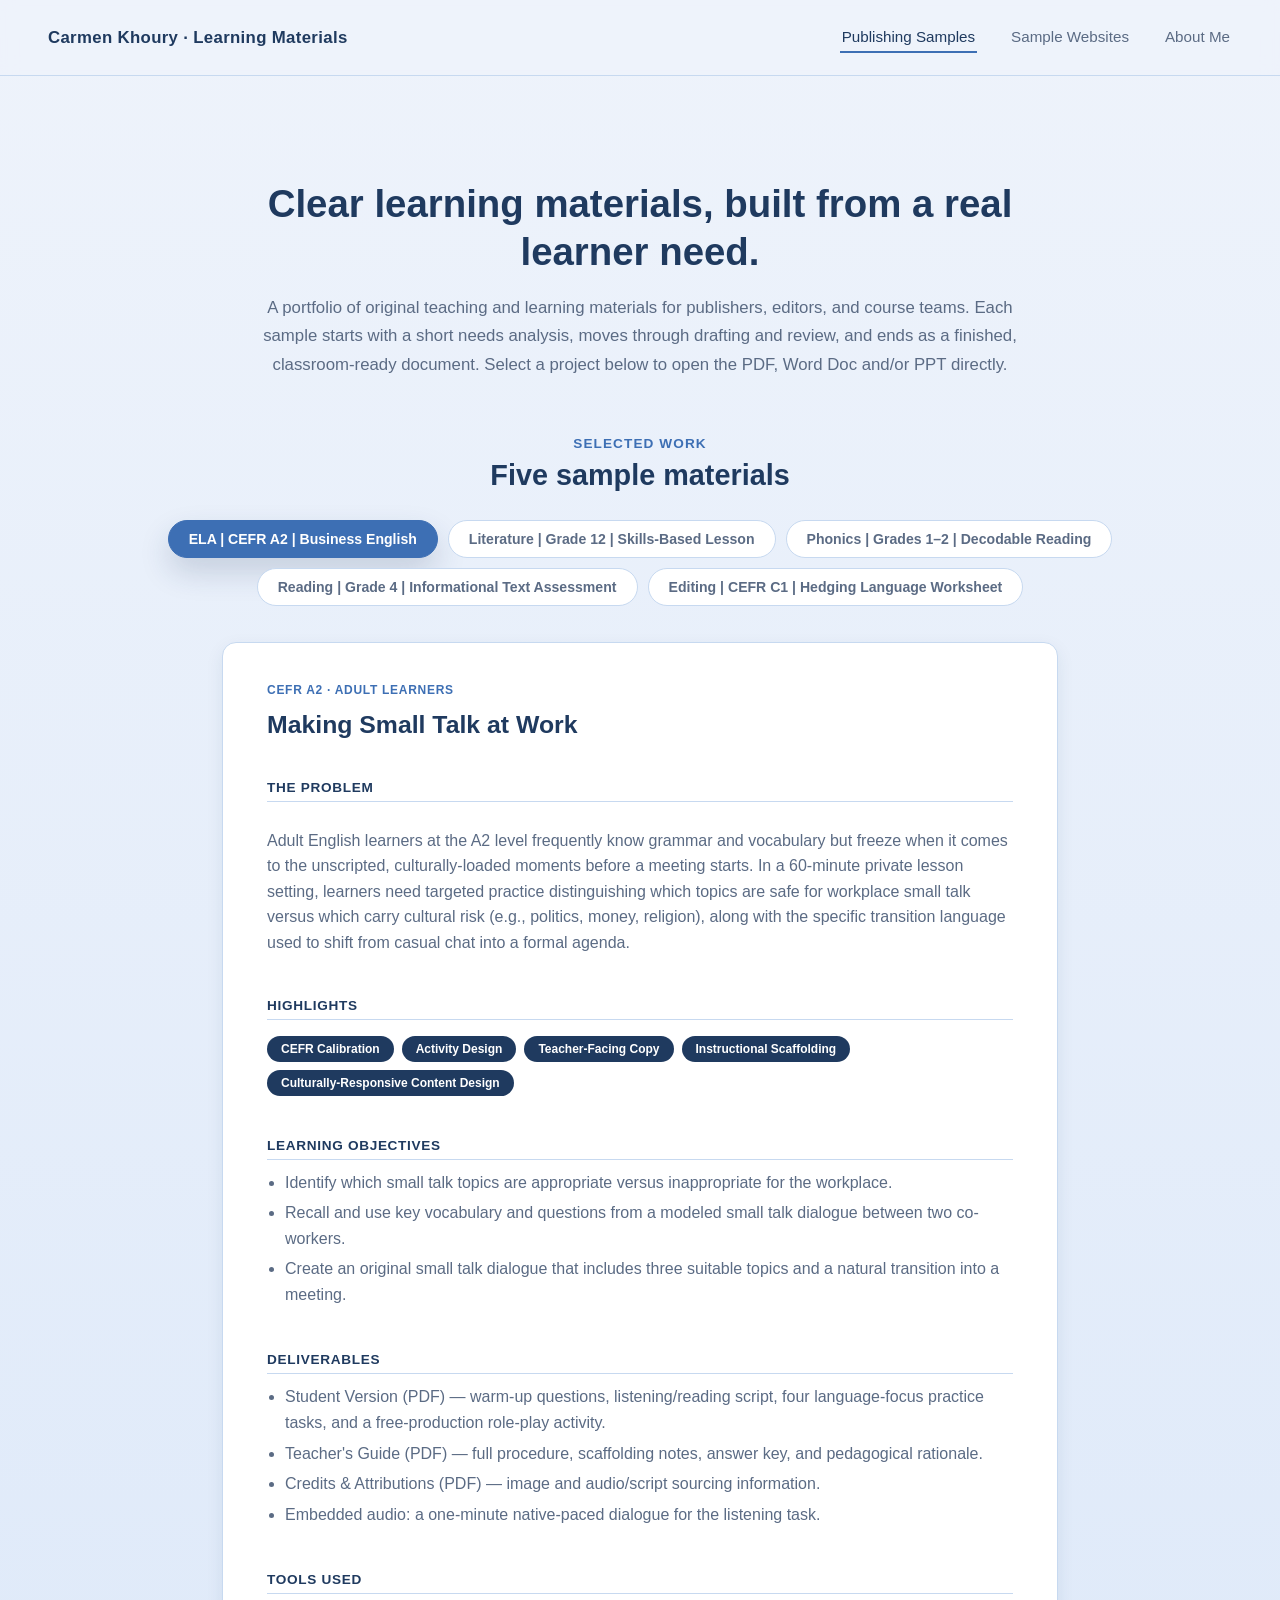
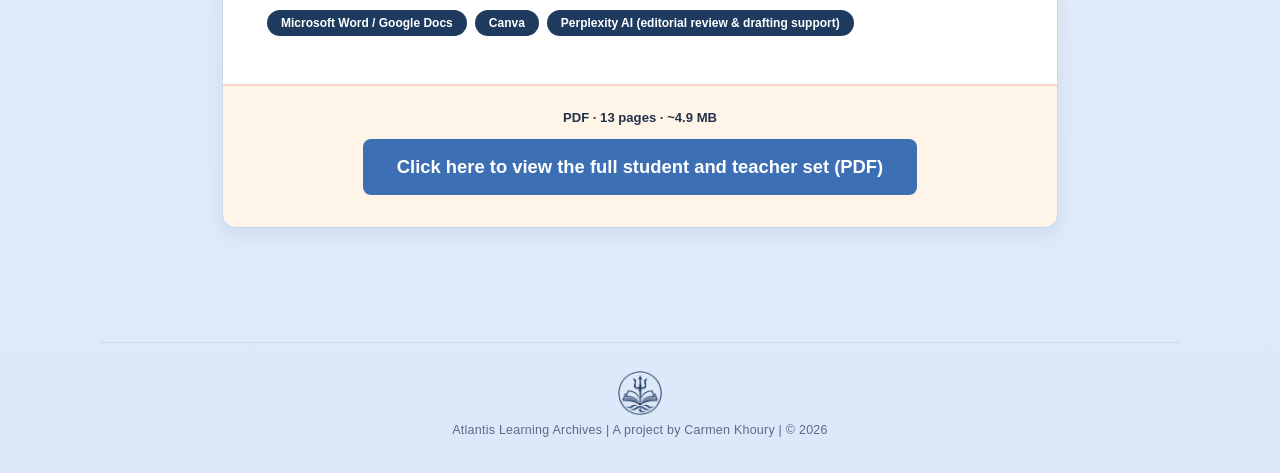
<file: index.html>
<!DOCTYPE html>
<html lang="en">
<head>
<meta charset="UTF-8" />
<meta name="viewport" content="width=device-width, initial-scale=1.0" />
<title>Publishing Samples | Carmen Khoury</title>
<link rel="stylesheet" href="styles.css?v=3" />
<style>
  .project-panel .summary,
  .project-panel .objectives-list li,
  .project-panel .materials-list li {
    font-size: 1rem;
    line-height: 1.6;
  }

  /* Full-width light-orange download band at the bottom of each panel */
  .download-band {
    margin: 28px -44px -36px;
    padding: 24px 44px 32px;
    background: #fff4e8;
    border-top: 2px solid #f6d9c4;
    border-radius: 0 0 var(--radius) var(--radius);
    text-align: center;
  }
  .download-band .file-specs {
    text-align: center;
    margin: 0 0 14px;
  }
  .download-band .pdf-button {
    display: inline-block;
    align-self: center;
    margin: 0 auto;
    padding: 16px 34px;
    font-size: 1.15rem;
    font-weight: 700;
    line-height: 1.3;
  }

  /* Two-button layout (products 3, 4 and 5) */
  .file-actions {
    display: grid;
    grid-template-columns: repeat(auto-fit, minmax(260px, 1fr));
    gap: 28px 32px;
  }
  .file-item {
    display: flex;
    flex-direction: column;
    align-items: stretch;
    gap: 14px;
  }
  .file-item .file-specs {
    margin: 0;
  }
  .file-item .pdf-button {
    margin: 0;
    align-self: stretch;
  }

  @media (max-width: 900px) {
    .download-band {
      margin: 24px -22px -26px;
      padding: 20px 22px 26px;
    }
  }
</style>
</head>
<body id="top">

<header class="site-header">
  <div class="brand">Carmen Khoury &middot; Learning Materials</div>
  <nav class="site-nav">
    <a href="index.html" class="active">Publishing Samples</a>
    <a href="sample-websites.html">Sample Websites</a>
    <a href="about.html">About Me</a>
  </nav>
</header>

<section class="hero">
  <h1>Clear learning materials, built from a real learner need.</h1>
  <p>
    A portfolio of original teaching and learning materials for publishers, editors, and course teams. Each
    sample starts with a short needs analysis, moves through drafting and review, and ends as a finished,
    classroom-ready document. Select a project below to open the PDF, Word Doc and/or PPT directly.
  </p>
</section>

<div class="section-heading">
  <span class="eyebrow">Selected Work</span>
  <h2>Five sample materials</h2>
</div>

<div class="project-tabs" role="tablist" aria-label="Portfolio projects">
  <button class="tab-button active" role="tab" aria-selected="true" aria-controls="panel-1" id="tab-1" data-target="panel-1">
    ELA | CEFR A2 | Business English
  </button>
  <button class="tab-button" role="tab" aria-selected="false" aria-controls="panel-2" id="tab-2" data-target="panel-2">
    Literature | Grade 12 | Skills-Based Lesson
  </button>
  <button class="tab-button" role="tab" aria-selected="false" aria-controls="panel-3" id="tab-3" data-target="panel-3">
    Phonics | Grades 1&ndash;2 | Decodable Reading
  </button>
  <button class="tab-button" role="tab" aria-selected="false" aria-controls="panel-4" id="tab-4" data-target="panel-4">
    Reading | Grade 4 | Informational Text Assessment
  </button>
  <button class="tab-button" role="tab" aria-selected="false" aria-controls="panel-5" id="tab-5" data-target="panel-5">
    Editing | CEFR C1 | Hedging Language Worksheet
  </button>
</div>

<div class="panel-stage">

  <div class="project-panel active" id="panel-1" role="tabpanel" aria-labelledby="tab-1">
    <span class="tag">CEFR A2 &middot; Adult Learners</span>
    <h3>Making Small Talk at Work</h3>

    <h4 class="subheading">The Problem</h4>
    <p class="summary">
      Adult English learners at the A2 level frequently know grammar and vocabulary but freeze
      when it comes to the unscripted, culturally-loaded moments before a meeting starts. In a
      60-minute private lesson setting, learners need targeted practice distinguishing which
      topics are safe for workplace small talk versus which carry cultural risk (e.g., politics,
      money, religion), along with the specific transition language used to shift from casual
      chat into a formal agenda.
    </p>

    <h4 class="subheading">Highlights</h4>
    <div class="skills-showcased">
      <span class="skill-tag">CEFR Calibration</span>
      <span class="skill-tag">Activity Design</span>
      <span class="skill-tag">Teacher-Facing Copy</span>
      <span class="skill-tag">Instructional Scaffolding</span>
      <span class="skill-tag">Culturally-Responsive Content Design</span>
    </div>

    <h4 class="subheading">Learning Objectives</h4>
    <ul class="objectives-list">
      <li>Identify which small talk topics are appropriate versus inappropriate for the workplace.</li>
      <li>Recall and use key vocabulary and questions from a modeled small talk dialogue between two co-workers.</li>
      <li>Create an original small talk dialogue that includes three suitable topics and a natural transition into a meeting.</li>
    </ul>

    <h4 class="subheading">Deliverables</h4>
    <ul class="materials-list">
      <li>Student Version (PDF) &mdash; warm-up questions, listening/reading script, four language-focus practice tasks, and a free-production role-play activity.</li>
      <li>Teacher's Guide (PDF) &mdash; full procedure, scaffolding notes, answer key, and pedagogical rationale.</li>
      <li>Credits &amp; Attributions (PDF) &mdash; image and audio/script sourcing information.</li>
      <li>Embedded audio: a one-minute native-paced dialogue for the listening task.</li>
    </ul>

    <h4 class="subheading">Tools Used</h4>
    <div class="skills-showcased">
      <span class="skill-tag">Microsoft Word / Google Docs</span>
      <span class="skill-tag">Canva</span>
      <span class="skill-tag">Perplexity AI (editorial review &amp; drafting support)</span>
    </div>

    <div class="download-band">
      <p class="file-specs">PDF &middot; 13 pages &middot; ~4.9 MB</p>
      <a class="pdf-button" href="sample-product-1.pdf" target="_blank" rel="noopener">Click here to view the full student and teacher set (PDF)</a>
    </div>
  </div>

  <div class="project-panel" id="panel-2" role="tabpanel" aria-labelledby="tab-2" hidden>
    <span class="tag">Grade 12 &middot; High School Literature</span>
    <h3>The Gift of the Magi</h3>

    <h4 class="subheading">The Problem</h4>
    <p class="summary">
      High school seniors often read literary classics passively, extracting plot without engaging
      in the language work, self-reflection, or spoken exchange that turns a story into a lasting
      lesson. In a 120-minute paired lesson, learners need structured support to decode O. Henry's
      dense, ironic vocabulary in context, process the story's twist ending critically, and connect
      it to their own lived experience through speaking and writing, not just comprehension
      questions.
    </p>

    <h4 class="subheading">Highlights</h4>
    <div class="skills-showcased">
      <span class="skill-tag">Integrated Skills Design</span>
      <span class="skill-tag">Paired Reading Structure</span>
      <span class="skill-tag">Vocabulary-in-Context</span>
      <span class="skill-tag">Literary Reflection</span>
      <span class="skill-tag">Compare/Contrast Language Focus</span>
    </div>

    <h4 class="subheading">Learning Objectives</h4>
    <ul class="objectives-list">
      <li>Use context clues to figure out the meaning of tricky words and phrases from the story.</li>
      <li>Explain how the surprise ending of "The Gift of the Magi" made them feel.</li>
      <li>Evaluate whether the characters in the story handled the situation well at the end.</li>
      <li>Compose a brief reflection about a meaningful gift-exchange experience from their own life.</li>
      <li>Compare and contrast their gift-giving experience with a partner's and with the story, using words like "similarly," "in contrast," and "unlike."</li>
    </ul>

    <h4 class="subheading">Deliverables</h4>
    <ul class="materials-list">
      <li>Student Version (PDF) &mdash; vocabulary warm-up, compare/contrast language study, paired reading activity, and a three-part reflection and sharing sequence.</li>
      <li>Teacher's Guide (PDF) &mdash; full procedure, timing breakdown, scaffolding notes, answer key, and pedagogical rationale.</li>
      <li>Paired Reading Chunks (PDF) &mdash; the story divided into alternating turns for two readers, keeping pacing and participation balanced.</li>
      <li>Credits &amp; Attributions (PDF) &mdash; public domain sourcing information for the story text.</li>
    </ul>

    <h4 class="subheading">Tools Used</h4>
    <div class="skills-showcased">
      <span class="skill-tag">Microsoft Word / Google Docs</span>
      <span class="skill-tag">Canva</span>
      <span class="skill-tag">Perplexity AI (editorial review &amp; drafting support)</span>
    </div>

    <div class="download-band">
      <p class="file-specs">PDF &middot; 18 pages &middot; ~5.1 MB</p>
      <a class="pdf-button" href="sample-product-2.pdf" target="_blank" rel="noopener">Click here to view the full student and teacher set (PDF)</a>
    </div>
  </div>

  <div class="project-panel" id="panel-3" role="tabpanel" aria-labelledby="tab-3" hidden>
    <span class="tag">Grades 1&ndash;2 &middot; Phonics</span>
    <h3>What Luke Can Do&ndash;What Luke Did Yesterday</h3>

    <h4 class="subheading">The Problem</h4>
    <p class="summary">
      First- and second-grade learners often read "-ed" words as if they had one sound, but the ending is
      spoken three ways: /t/, /d/ and /əd/. This teacher-led, 45-minute phonics lesson connects each base verb
      to its past-tense form through a short decodable story about Luke the friendly dino (inspired by my 4 year old nephew).
      Students read, sort, hear and spell the endings in context.
    </p>

    <h4 class="subheading">Highlights</h4>
    <div class="skills-showcased">
      <span class="skill-tag">Decodable reader</span>
      <span class="skill-tag">45-minute lesson</span>
      <span class="skill-tag">Grades 1&ndash;2</span>
      <span class="skill-tag">UFLI-inspired routines</span>
      <span class="skill-tag">Differentiation and extension</span>
      <span class="skill-tag">Built-in assessment</span>
    </div>

    <h4 class="subheading">Learning Objectives</h4>
    <ul class="objectives-list">
      <li>Read a base word and its "-ed" form.</li>
      <li>Listen to the last sound in the base word.</li>
      <li>Say whether "-ed" sounds like /t/, /d/ or /əd/ by listening to the last sound in the base word.</li>
      <li>Spell a sentence that includes an "-ed" word.</li>
    </ul>

    <h4 class="subheading">Deliverables</h4>
    <ul class="materials-list">
      <li>At-A-Glance (1 pg, PDF)</li>
      <li>Teacher's guide (8 pgs, PDF)</li>
      <li>Student decodable: "What Luke Can Do&ndash;What Luke Did Yesterday" (10 pgs, PDF)</li>
      <li>Teacher decodable: "What Luke Can Do&ndash;What Luke Did Yesterday" (10 slides, PPT)</li>
      <li>Credits and attributions (1 pg, PDF)</li>
    </ul>

    <h4 class="subheading">Tools Used</h4>
    <div class="skills-showcased">
      <span class="skill-tag">Perplexity AI (image generation and editorial feedback)</span>
      <span class="skill-tag">UFLI Foundations (inspiration and guidance)</span>
      <span class="skill-tag">Microsoft Word and PDF export</span>
      <span class="skill-tag">PowerPoint</span>
      <span class="skill-tag">Canva</span>
    </div>

    <div class="download-band">
      <div class="file-actions">
        <div class="file-item">
          <p class="file-specs">PDF &middot; 20 pages &middot; ~2.0 MB</p>
          <a class="pdf-button" href="sample-product-3.pdf" target="_blank" rel="noopener">Click here to view the teacher's guide and student decodable (PDF)</a>
        </div>
        <div class="file-item">
          <p class="file-specs">PPT &middot; 10 slides &middot; ~17.0 MB</p>
          <a class="pdf-button" href="sample-product-3.pptx" download>Click here to download the teacher decodable slides (PPT)</a>
        </div>
      </div>
    </div>
  </div>

  <div class="project-panel" id="panel-4" role="tabpanel" aria-labelledby="tab-4" hidden>
    <span class="tag">Grade 4 &middot; Informational Reading</span>
    <h3>Grade 4 Informational Reading Assessment: Learning to Prepare Food</h3>

    <h4 class="subheading">The Problem</h4>
    <p class="summary">
      Fourth-grade readers often struggle to separate a text's main idea from interesting but minor details, and to
      explain how key details support it. This 20&ndash;25-minute assessment uses an original informational passage
      with paragraph and line labels. It asks eight selected-response questions aligned to RI.4.2: main idea,
      supporting details, and summarizing.
    </p>

    <h4 class="subheading">Highlights</h4>
    <div class="skills-showcased">
      <span class="skill-tag">RI.4.2 alignment</span>
      <span class="skill-tag">Original informational passage</span>
      <span class="skill-tag">Item writing</span>
      <span class="skill-tag">Distractor rationales</span>
      <span class="skill-tag">Answer key and scoring notes</span>
    </div>

    <h4 class="subheading">Learning Objectives</h4>
    <ul class="objectives-list">
      <li>Determine the main idea of an informational text.</li>
      <li>Identify key details that support the main idea.</li>
      <li>Select relevant details for a summary.</li>
    </ul>

    <h4 class="subheading">Deliverables</h4>
    <ul class="materials-list">
      <li>Student Assessment (3 pgs, PDF) &mdash; directions, labeled reading passage, and eight selected-response questions.</li>
      <li>Teacher Version (6 pgs, PDF) &mdash; at-a-glance page, assessment design notes, item analysis with distractor rationales, answer key, scoring guidance, and credits.</li>
    </ul>

    <h4 class="subheading">Tools Used</h4>
    <div class="skills-showcased">
      <span class="skill-tag">Perplexity AI (passage drafting and editorial feedback)</span>
      <span class="skill-tag">Microsoft Word and PDF export</span>
      <span class="skill-tag">Canva</span>
    </div>

    <div class="download-band">
      <div class="file-actions">
        <div class="file-item">
          <p class="file-specs">PDF &middot; 3 pages &middot; ~0.2 MB</p>
          <a class="pdf-button" href="sample-product-4-student-assessment.pdf" target="_blank" rel="noopener">Click here to view the student assessment (PDF)</a>
        </div>
        <div class="file-item">
          <p class="file-specs">PDF &middot; 6 pages &middot; ~0.3 MB</p>
          <a class="pdf-button" href="sample-product-4-teacher-version.pdf" target="_blank" rel="noopener">Click here to view the teacher version with answer key (PDF)</a>
        </div>
      </div>
    </div>
  </div>

  <div class="project-panel" id="panel-5" role="tabpanel" aria-labelledby="tab-5" hidden>
    <span class="tag">CEFR C1 &middot; Adult Learners &middot; Editing Sample</span>
    <h3>Sounding Cautious in Academic and Professional Discussions: A Before-and-After Edit</h3>

    <h4 class="subheading">The Problem</h4>
    <p class="summary">
      Advanced English learners at the C1 level often sound blunt or overconfident in workplace and academic writing
      because they have not learned to soften claims with hedging language (e.g., <em>may</em>, <em>seem</em>,
      <em>arguably</em>). This 45-minute worksheet arrived with an objective that could not be observed, tasks in an order
      that did not build knowledge, two errors in the language box, unclear instructions, and a reading extract with no
      hedging in it. The edit rebuilds the lesson into a clear sequence and shows every change, with comments explaining
      the reasoning.
    </p>

    <h4 class="subheading">Highlights</h4>
    <div class="skills-showcased">
      <span class="skill-tag">Developmental Editing</span>
      <span class="skill-tag">Copyediting</span>
      <span class="skill-tag">Tracked Changes and Comments</span>
      <span class="skill-tag">Lesson Sequencing</span>
      <span class="skill-tag">Content Accuracy Review</span>
      <span class="skill-tag">Answer Key Revision</span>
    </div>

    <h4 class="subheading">Learning Objectives</h4>
    <ul class="objectives-list">
      <li>Identify hedging-related vocabulary to complete sentences.</li>
      <li>Illustrate the use of hedging language in an extract of a report.</li>
      <li>Compose a 250-word report that uses hedging vocabulary to describe a personal work or school experience.</li>
    </ul>

    <h4 class="subheading">Deliverables</h4>
    <ul class="materials-list">
      <li>Original Version (1 pg) &mdash; the flawed worksheet as first drafted.</li>
      <li>Edited Version with Comments (4 pgs) &mdash; tracked changes and margin comments explaining the key decisions.</li>
      <li>Revised Final Version (3 pgs) &mdash; the student-ready worksheet with a corrected answer key.</li>
      <li>Available as one complete package in two formats: a PDF to view and a Word document to download.</li>
    </ul>

    <h4 class="subheading">Tools Used</h4>
    <div class="skills-showcased">
      <span class="skill-tag">Microsoft Word (Track Changes and Comments)</span>
      <span class="skill-tag">Perplexity AI (draft generation and editorial feedback)</span>
      <span class="skill-tag">PDF export</span>
    </div>

    <div class="download-band">
      <div class="file-actions">
        <div class="file-item">
          <p class="file-specs">PDF &middot; 14 pages &middot; ~0.4 MB</p>
          <a class="pdf-button" href="sample-product-5.pdf" target="_blank" rel="noopener">Click here to view the complete editing package (PDF)</a>
        </div>
        <div class="file-item">
          <p class="file-specs">Word &middot; 14 pages &middot; ~0.1 MB</p>
          <a class="pdf-button" href="sample-product-5.docx" download>Click here to download the complete editing package (Word)</a>
        </div>
      </div>
    </div>
  </div>

</div>

<footer class="site-footer">
  <p class="atlantis-credit"><img src="assets/img/atlantis-insignia.png?v=2" alt="Atlantis Learning Archives insignia"><span>Atlantis Learning Archives | A project by Carmen Khoury | © 2026</span></p>
</footer>

<script>
  document.addEventListener('DOMContentLoaded', function () {
    var tabs = document.querySelectorAll('.tab-button');
    var panels = document.querySelectorAll('.project-panel');

    tabs.forEach(function (tab) {
      tab.addEventListener('click', function () {
        var targetId = tab.getAttribute('data-target');

        tabs.forEach(function (t) {
          t.classList.remove('active');
          t.setAttribute('aria-selected', 'false');
        });
        panels.forEach(function (p) {
          p.classList.remove('active');
          p.setAttribute('hidden', '');
        });

        tab.classList.add('active');
        tab.setAttribute('aria-selected', 'true');

        var targetPanel = document.getElementById(targetId);
        if (targetPanel) {
          targetPanel.classList.add('active');
          targetPanel.removeAttribute('hidden');
        }
      });
    });
  });
</script>

</body>
</html>
</file>
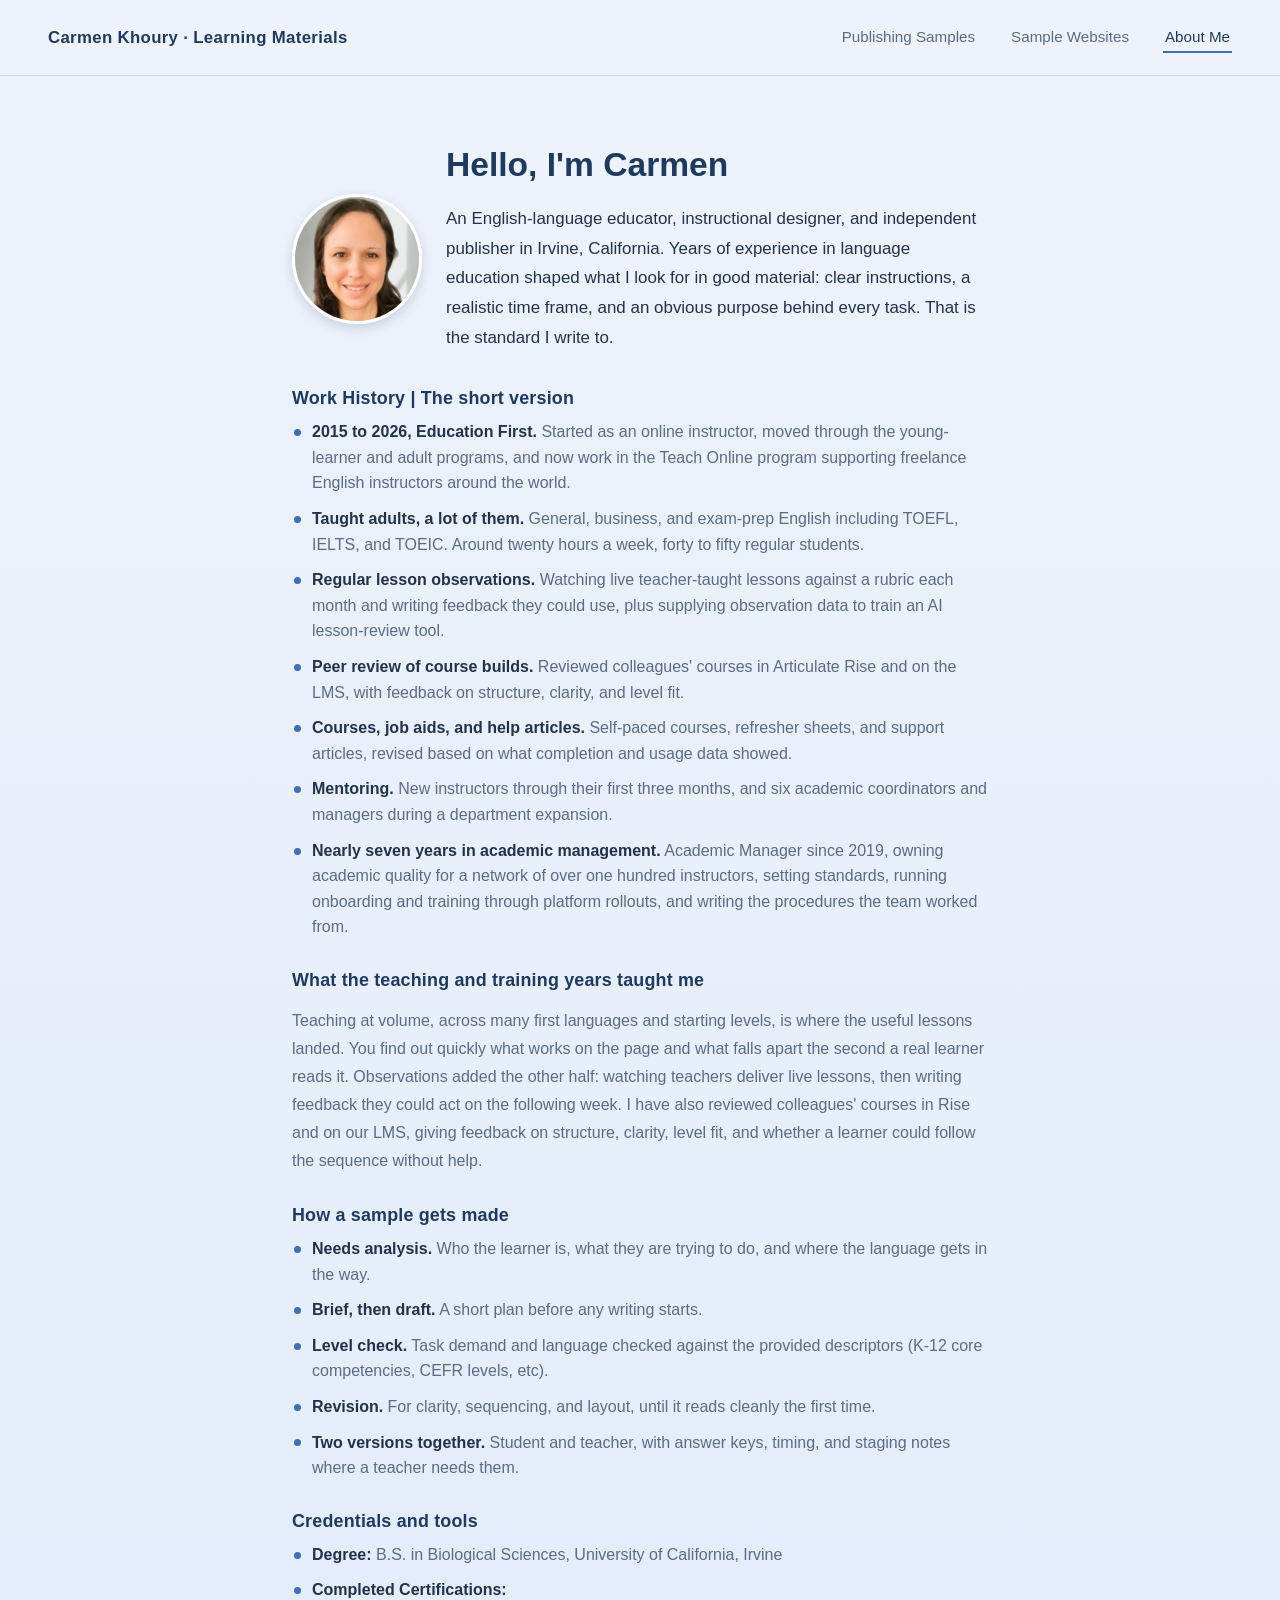
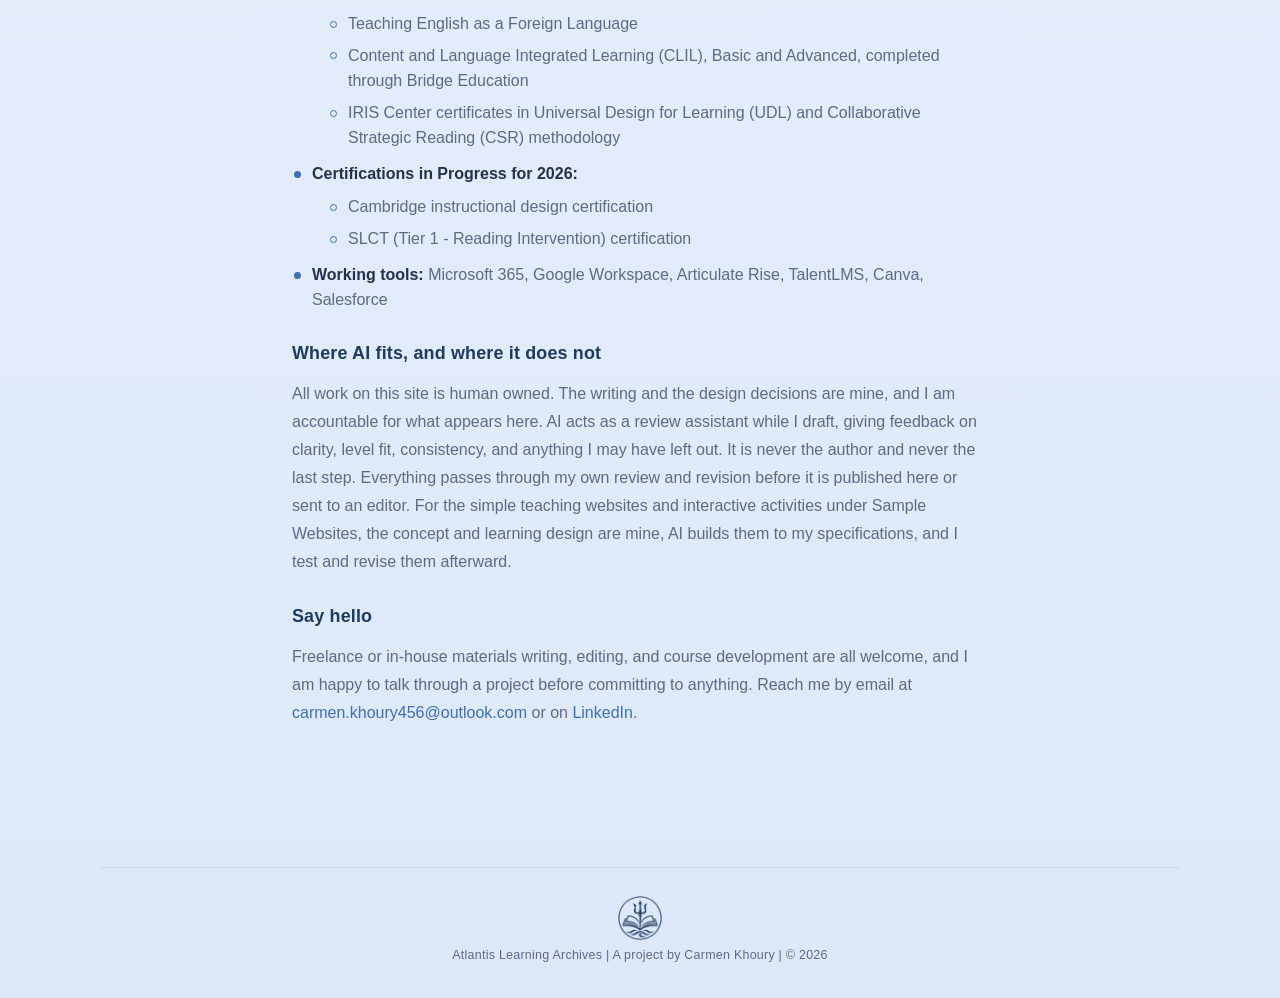
<file: about.html>
<!DOCTYPE html>
<html lang="en">
<head>
<meta charset="UTF-8" />
<meta name="viewport" content="width=device-width, initial-scale=1.0" />
<title>About Me | Carmen Khoury</title>
<link rel="stylesheet" href="styles.css?v=3" />
<style>
  .about-intro { display: flex; align-items: flex-start; gap: 24px; margin-bottom: 6px; }
  .about-intro h1 { margin-top: 0; }
  .about-photo { width: 130px; height: 130px; object-fit: cover; border-radius: 50%; flex-shrink: 0; margin-top: 48px; border: 3px solid #ffffff; box-shadow: 0 4px 12px rgba(31, 58, 95, 0.18); }
  @media (max-width: 600px) {
    .about-intro { flex-direction: column; align-items: center; text-align: center; gap: 16px; }
    .about-photo { width: 110px; height: 110px; margin-top: 0; }
  }
  .page-content ul.facts ul.sub-list { list-style: none; padding-left: 0; margin: 8px 0 4px 16px; }
  .page-content ul.facts ul.sub-list li { margin-bottom: 6px; }
  .page-content ul.facts ul.sub-list li::before { background: transparent; border: 1.5px solid var(--accent); box-sizing: border-box; }
</style>
</head>
<body>

<header class="site-header">
  <div class="brand">Carmen Khoury &middot; Learning Materials</div>
  <nav class="site-nav">
    <a href="index.html">Publishing Samples</a>
    <a href="sample-websites.html">Sample Websites</a>
    <a href="about.html" class="active">About Me</a>
  </nav>
</header>

<div class="page-content">
  <div class="about-intro">
    <img class="about-photo" src="assets/img/carmen-headshot.jpg" alt="Carmen Khoury smiling, wearing a red top" width="130" height="130">
    <div>
      <h1>Hello, I'm Carmen</h1>
      <p class="lede">
        An English-language educator, instructional designer, and independent publisher in Irvine, California. Years of experience in
        language education shaped what I look for in good material: clear instructions, a realistic time frame, and an
        obvious purpose behind every task. That is the standard I write to.
      </p>
    </div>
  </div>

  <h2>Work History | The short version</h2>
  <ul class="facts">
    <li><strong>2015 to 2026, Education First.</strong> Started as an online instructor, moved through the
      young-learner and adult programs, and now work in the Teach Online program supporting freelance English
      instructors around the world.</li>
    <li><strong>Taught adults, a lot of them.</strong> General, business, and exam-prep English including TOEFL,
      IELTS, and TOEIC. Around twenty hours a week, forty to fifty regular students.</li>
    <li><strong>Regular lesson observations.</strong> Watching live teacher-taught lessons against a rubric each
      month and writing feedback they could use, plus supplying observation data to train an AI lesson-review
      tool.</li>
    <li><strong>Peer review of course builds.</strong> Reviewed colleagues' courses in Articulate Rise and on the
      LMS, with feedback on structure, clarity, and level fit.</li>
    <li><strong>Courses, job aids, and help articles.</strong> Self-paced courses, refresher sheets, and support
      articles, revised based on what completion and usage data showed.</li>
    <li><strong>Mentoring.</strong> New instructors through their first three months, and six academic
      coordinators and managers during a department expansion.</li>
    <li><strong>Nearly seven years in academic management.</strong> Academic Manager since 2019, owning academic
      quality for a network of over one hundred instructors, setting standards, running onboarding and training
      through platform rollouts, and writing the procedures the team worked from.</li>
  </ul>

  <h2>What the teaching and training years taught me</h2>
  <p>
    Teaching at volume, across many first languages and starting levels, is where the useful lessons landed. You
    find out quickly what works on the page and what falls apart the second a real learner reads it. Observations
    added the other half: watching teachers deliver live lessons, then writing feedback they could act on the
    following week. I have also reviewed colleagues' courses in Rise and on our LMS, giving feedback on structure,
    clarity, level fit, and whether a learner could follow the sequence without help.
  </p>

  <h2>How a sample gets made</h2>
  <ul class="facts">
    <li><strong>Needs analysis.</strong> Who the learner is, what they are trying to do, and where the language
      gets in the way.</li>
    <li><strong>Brief, then draft.</strong> A short plan before any writing starts.</li>
    <li><strong>Level check.</strong> Task demand and language checked against the provided descriptors (K-12 core competencies, CEFR levels, etc).</li>
    <li><strong>Revision.</strong> For clarity, sequencing, and layout, until it reads cleanly the first time.</li>
    <li><strong>Two versions together.</strong> Student and teacher, with answer keys, timing, and staging notes
      where a teacher needs them.</li>
  </ul>

  <h2>Credentials and tools</h2>
  <ul class="facts">
    <li><strong>Degree:</strong> B.S. in Biological Sciences, University of California, Irvine</li>
    <li><strong>Completed Certifications:</strong>
      <ul class="sub-list">
        <li>Teaching English as a Foreign Language</li>
        <li>Content and Language Integrated Learning (CLIL), Basic and Advanced, completed through Bridge
          Education</li>
        <li>IRIS Center certificates in Universal Design for Learning (UDL) and Collaborative Strategic Reading (CSR)
          methodology</li>
      </ul>
    </li>
    <li><strong>Certifications in Progress for 2026:</strong>
      <ul class="sub-list">
        <li>Cambridge instructional design certification</li>
        <li>SLCT (Tier 1 - Reading Intervention) certification</li>
      </ul>
    </li>
    <li><strong>Working tools:</strong> Microsoft 365, Google Workspace, Articulate Rise, TalentLMS, Canva, Salesforce</li>
  </ul>

  <h2>Where AI fits, and where it does not</h2>
  <p>
    All work on this site is human owned. The writing and the design decisions are mine, and I am accountable for
    what appears here. AI acts as a review assistant while I draft, giving feedback on clarity, level fit,
    consistency, and anything I may have left out. It is never the author and never the last step. Everything
    passes through my own review and revision before it is published here or sent to an editor. For the simple
    teaching websites and interactive activities under Sample Websites, the concept and learning design are mine,
    AI builds them to my specifications, and I test and revise them afterward.
  </p>

  <h2>Say hello</h2>
  <p>
    Freelance or in-house materials writing, editing, and course development are all welcome, and I am happy to
    talk through a project before committing to anything. Reach me by email at
    <a href="mailto:carmen.khoury456@outlook.com">carmen.khoury456@outlook.com</a> or on
    <a href="https://www.linkedin.com/in/c-khoury" target="_blank" rel="noopener">LinkedIn</a>.
  </p>
</div>

<footer class="site-footer">
  <p class="atlantis-credit"><img src="assets/img/atlantis-insignia.png?v=2" alt="Atlantis Learning Archives insignia"><span>Atlantis Learning Archives | A project by Carmen Khoury | © 2026</span></p>
</footer>

</body>
</html>
</file>
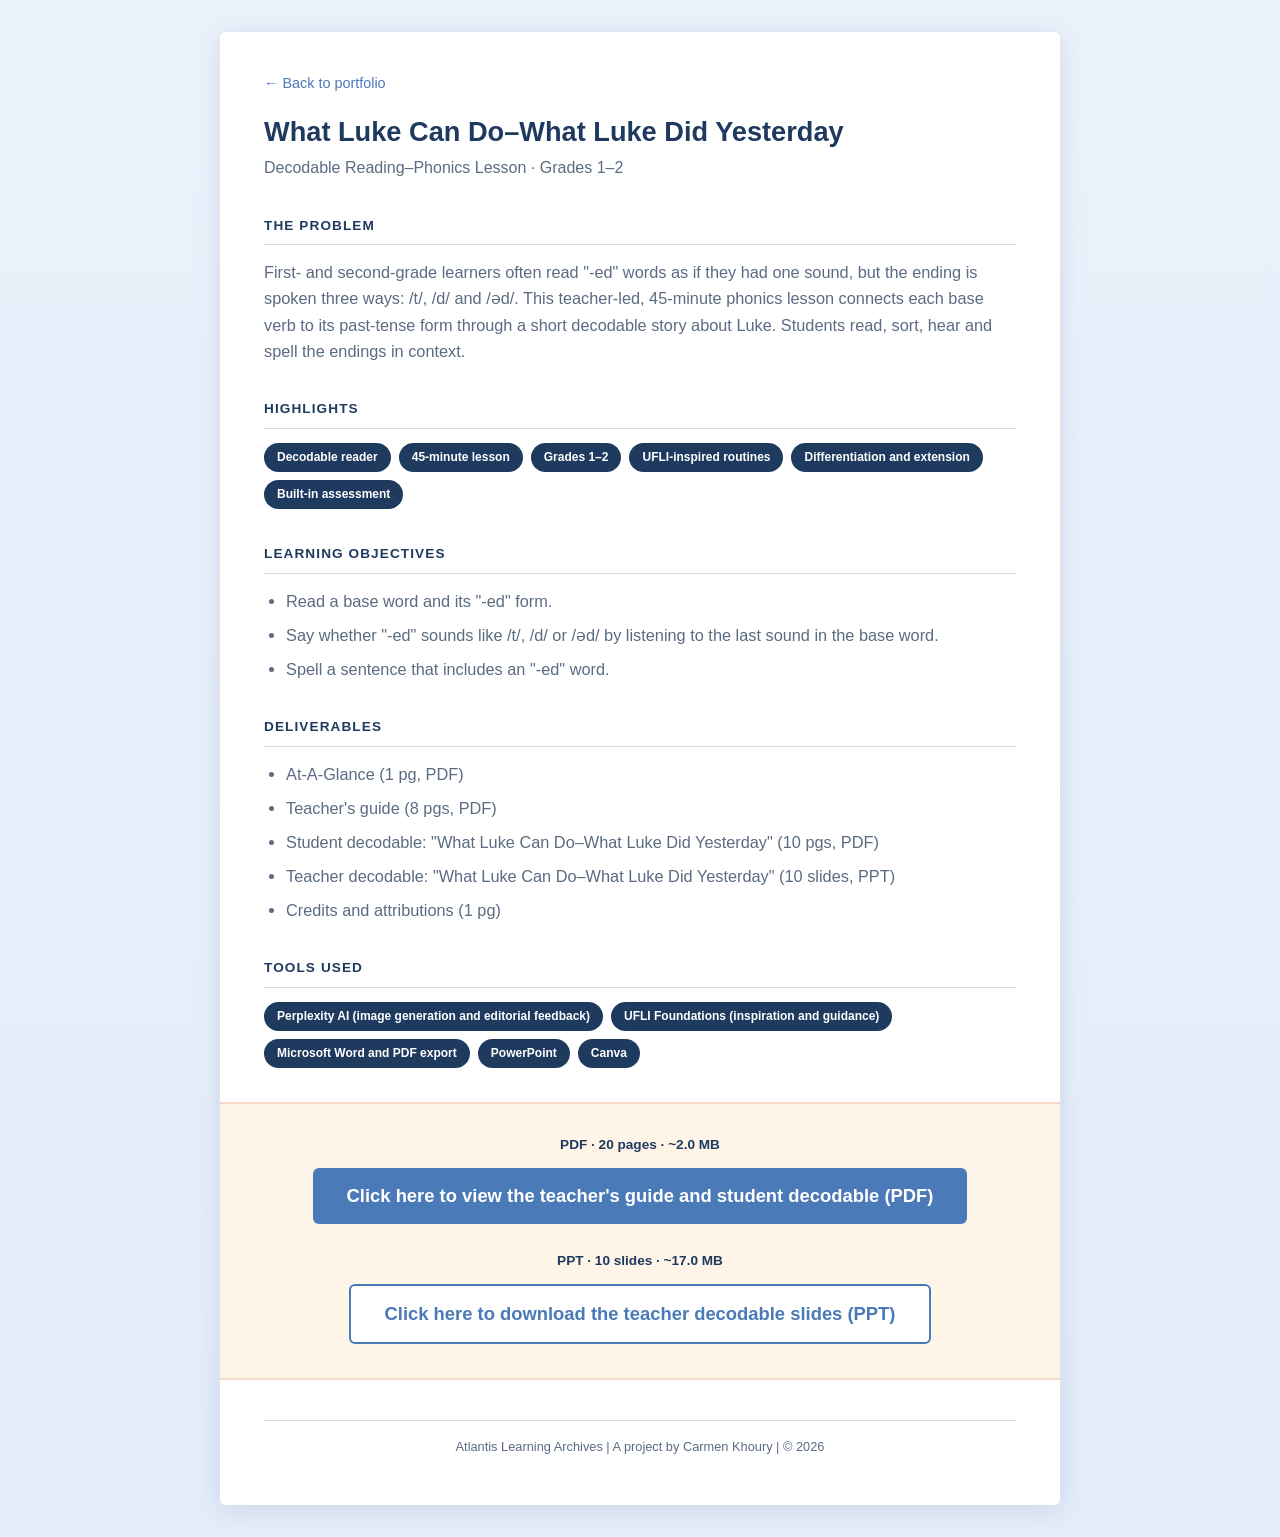
<file: sample-product-3.html>
<!DOCTYPE html>
<html lang="en">
<head>
  <meta charset="UTF-8">
  <meta name="viewport" content="width=device-width, initial-scale=1">
  <title>What Luke Can Do–What Luke Did Yesterday | Atlantis Learning Archives</title>
  <style>
    :root {
      --navy: #1f3a5f;
      --blue: #4a7ab8;
      --blue-dark: #3a6199;
      --text: #5b6b82;
      --line: #d3dcea;
      --bg: #e3ecf9;
    }
    * { box-sizing: border-box; }
    body {
      margin: 0;
      font-family: "Segoe UI", Arial, sans-serif;
      color: var(--text);
      background: linear-gradient(180deg, #eaf1fb 0%, var(--bg) 100%);
      line-height: 1.6;
    }
    .page {
      max-width: 840px;
      margin: 32px auto;
      padding: 40px 44px 48px;
      background: #fff;
      border-radius: 6px;
      box-shadow: 0 4px 24px rgba(31, 58, 95, 0.12);
    }
    .back { font-size: 0.9rem; margin-bottom: 20px; }
    .back a { color: var(--blue); text-decoration: none; }
    .back a:hover { text-decoration: underline; }
    h1 {
      color: var(--navy);
      font-size: 1.7rem;
      line-height: 1.25;
      margin: 0 0 6px;
    }
    .subtitle { margin: 0 0 28px; font-size: 1rem; }
    h2 {
      color: var(--navy);
      font-size: 0.85rem;
      letter-spacing: 0.08em;
      text-transform: uppercase;
      margin: 34px 0 14px;
      padding-bottom: 8px;
      border-bottom: 1px solid var(--line);
    }
    p { margin: 0 0 12px; font-size: 1.02rem; }
    ul { margin: 0; padding-left: 22px; }
    li { margin-bottom: 8px; font-size: 1.02rem; }
    .pills { display: flex; flex-wrap: wrap; gap: 8px; padding: 0; margin: 0; list-style: none; }
    .pills li {
      margin: 0;
      padding: 5px 13px;
      border-radius: 999px;
      background: var(--navy);
      color: #fff;
      font-size: 0.75rem;
      font-weight: 700;
    }
    .download-band {
      margin: 34px -44px 0;
      padding: 24px 44px 14px;
      background: #fff4e8;
      border-top: 2px solid #f6d9c4;
      border-bottom: 2px solid #f6d9c4;
      text-align: center;
    }
    .file-line {
      margin: 6px 0 12px;
      color: var(--navy);
      font-size: 0.85rem;
      font-weight: 700;
      text-align: center;
    }
    .button {
      display: inline-block;
      margin: 0 auto 20px;
      padding: 16px 34px;
      border-radius: 6px;
      background: var(--blue);
      color: #fff;
      font-size: 1.15rem;
      font-weight: 700;
      line-height: 1.3;
      text-decoration: none;
    }
    .button:hover, .button:focus { background: var(--blue-dark); }
    .button.secondary { background: #fff; color: var(--blue); border: 2px solid var(--blue); }
    .button.secondary:hover, .button.secondary:focus { background: #f0f5fc; }
    footer {
      margin-top: 40px;
      padding-top: 16px;
      border-top: 1px solid var(--line);
      font-size: 0.8rem;
      text-align: center;
    }
    @media (max-width: 600px) {
      .page { margin: 0; padding: 28px 20px 36px; border-radius: 0; }
      h1 { font-size: 1.4rem; }
      .download-band { margin: 30px -20px 0; padding: 20px 20px 10px; }
    }
  </style>
</head>
<body>
  <main class="page">
    <div class="back"><a href="index.html">&larr; Back to portfolio</a></div>

    <h1>What Luke Can Do–What Luke Did Yesterday</h1>
    <p class="subtitle">Decodable Reading–Phonics Lesson · Grades 1–2</p>

    <h2>The Problem</h2>
    <p>First- and second-grade learners often read "-ed" words as if they had one sound, but the ending is spoken three ways: /t/, /d/ and /əd/. This teacher-led, 45-minute phonics lesson connects each base verb to its past-tense form through a short decodable story about Luke. Students read, sort, hear and spell the endings in context.</p>

    <h2>Highlights</h2>
    <ul class="pills">
      <li>Decodable reader</li>
      <li>45-minute lesson</li>
      <li>Grades 1–2</li>
      <li>UFLI-inspired routines</li>
      <li>Differentiation and extension</li>
      <li>Built-in assessment</li>
    </ul>

    <h2>Learning Objectives</h2>
    <ul>
      <li>Read a base word and its "-ed" form.</li>
      <li>Say whether "-ed" sounds like /t/, /d/ or /əd/ by listening to the last sound in the base word.</li>
      <li>Spell a sentence that includes an "-ed" word.</li>
    </ul>

    <h2>Deliverables</h2>
    <ul>
      <li>At-A-Glance (1 pg, PDF)</li>
      <li>Teacher's guide (8 pgs, PDF)</li>
      <li>Student decodable: "What Luke Can Do–What Luke Did Yesterday" (10 pgs, PDF)</li>
      <li>Teacher decodable: "What Luke Can Do–What Luke Did Yesterday" (10 slides, PPT)</li>
      <li>Credits and attributions (1 pg)</li>
    </ul>

    <h2>Tools Used</h2>
    <ul class="pills">
      <li>Perplexity AI (image generation and editorial feedback)</li>
      <li>UFLI Foundations (inspiration and guidance)</li>
      <li>Microsoft Word and PDF export</li>
      <li>PowerPoint</li>
      <li>Canva</li>
    </ul>

    <div class="download-band">
      <p class="file-line">PDF · 20 pages · ~2.0 MB</p>
      <a class="button" href="sample-product-3.pdf" target="_blank" rel="noopener">Click here to view the teacher's guide and student decodable (PDF)</a>

      <p class="file-line">PPT · 10 slides · ~17.0 MB</p>
      <a class="button secondary" href="sample-product-3.pptx" download>Click here to download the teacher decodable slides (PPT)</a>
    </div>

    <footer>Atlantis Learning Archives | A project by Carmen Khoury | © 2026</footer>
  </main>
</body>
</html>
</file>
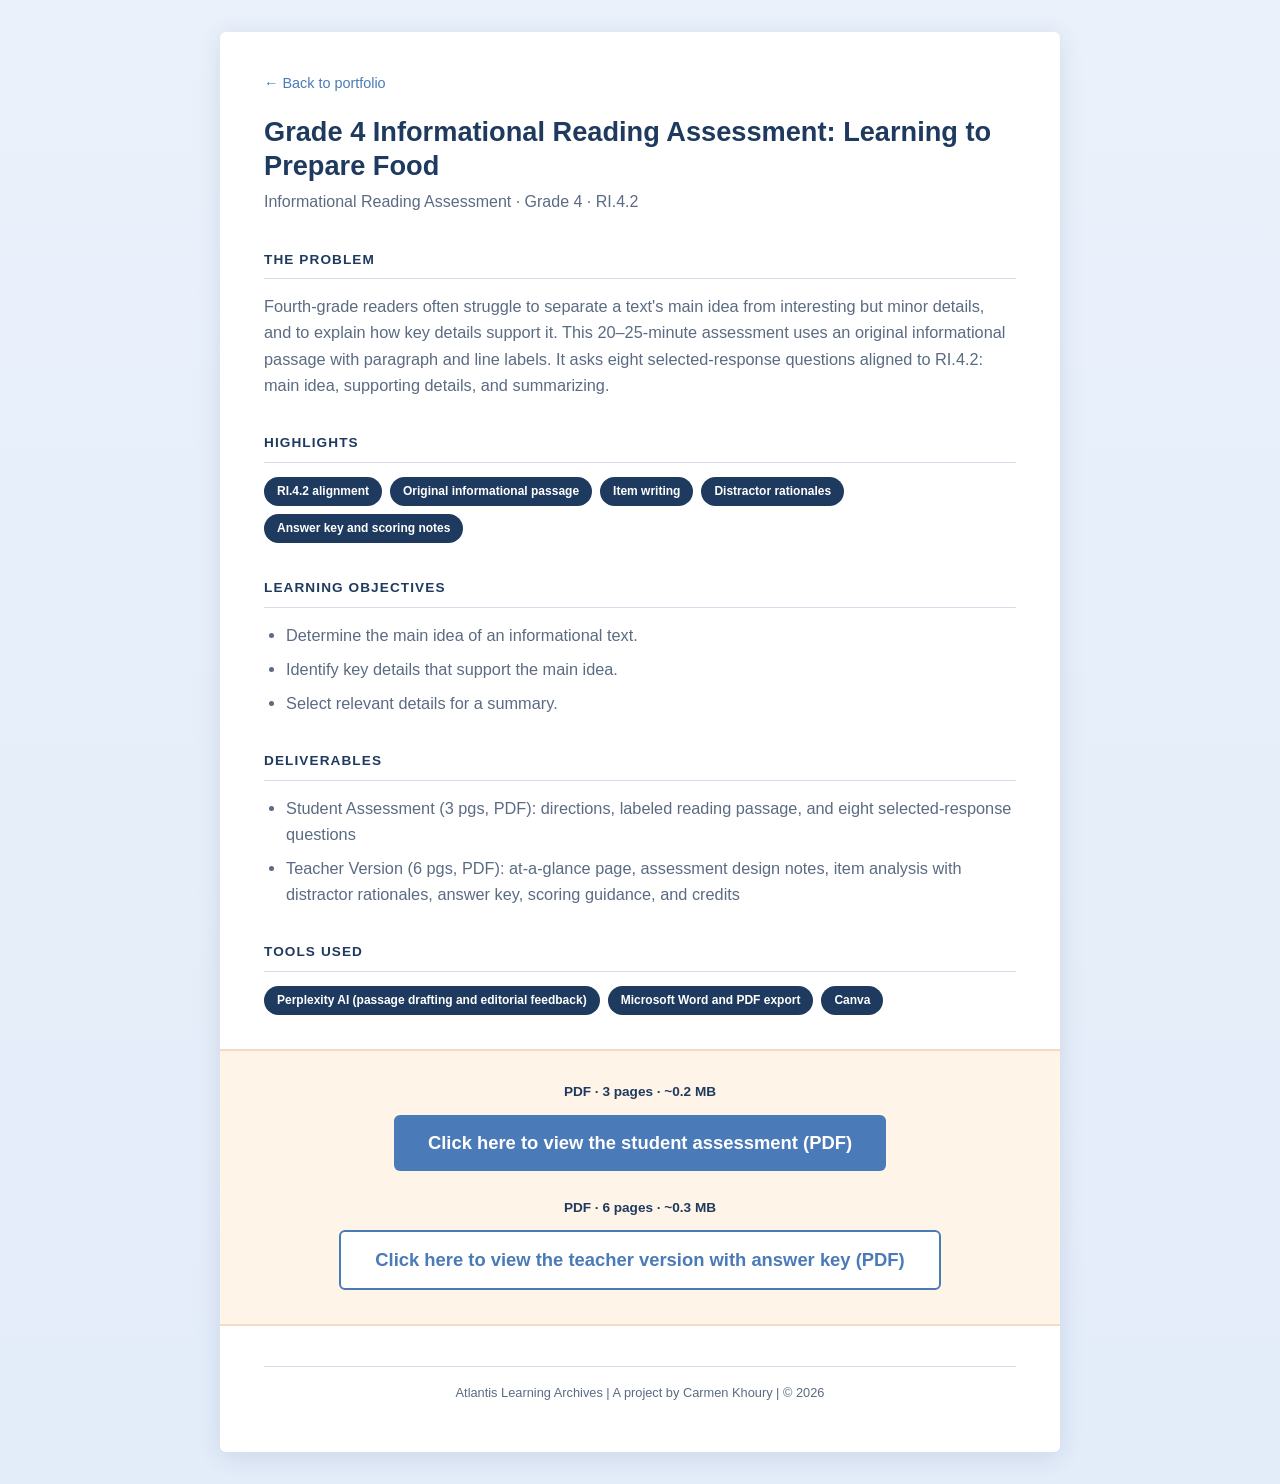
<file: sample-product-4.html>
<!DOCTYPE html>
<html lang="en">
<head>
  <meta charset="UTF-8">
  <meta name="viewport" content="width=device-width, initial-scale=1">
  <title>Grade 4 Informational Reading Assessment: Learning to Prepare Food | Atlantis Learning Archives</title>
  <style>
    :root {
      --navy: #1f3a5f;
      --blue: #4a7ab8;
      --blue-dark: #3a6199;
      --text: #5b6b82;
      --line: #d3dcea;
      --bg: #e3ecf9;
    }
    * { box-sizing: border-box; }
    body {
      margin: 0;
      font-family: "Segoe UI", Arial, sans-serif;
      color: var(--text);
      background: linear-gradient(180deg, #eaf1fb 0%, var(--bg) 100%);
      line-height: 1.6;
    }
    .page {
      max-width: 840px;
      margin: 32px auto;
      padding: 40px 44px 48px;
      background: #fff;
      border-radius: 6px;
      box-shadow: 0 4px 24px rgba(31, 58, 95, 0.12);
    }
    .back { font-size: 0.9rem; margin-bottom: 20px; }
    .back a { color: var(--blue); text-decoration: none; }
    .back a:hover { text-decoration: underline; }
    h1 {
      color: var(--navy);
      font-size: 1.7rem;
      line-height: 1.25;
      margin: 0 0 6px;
    }
    .subtitle { margin: 0 0 28px; font-size: 1rem; }
    h2 {
      color: var(--navy);
      font-size: 0.85rem;
      letter-spacing: 0.08em;
      text-transform: uppercase;
      margin: 34px 0 14px;
      padding-bottom: 8px;
      border-bottom: 1px solid var(--line);
    }
    p { margin: 0 0 12px; font-size: 1.02rem; }
    ul { margin: 0; padding-left: 22px; }
    li { margin-bottom: 8px; font-size: 1.02rem; }
    .pills { display: flex; flex-wrap: wrap; gap: 8px; padding: 0; margin: 0; list-style: none; }
    .pills li {
      margin: 0;
      padding: 5px 13px;
      border-radius: 999px;
      background: var(--navy);
      color: #fff;
      font-size: 0.75rem;
      font-weight: 700;
    }
    .download-band {
      margin: 34px -44px 0;
      padding: 24px 44px 14px;
      background: #fff4e8;
      border-top: 2px solid #f6d9c4;
      border-bottom: 2px solid #f6d9c4;
      text-align: center;
    }
    .file-line {
      margin: 6px 0 12px;
      color: var(--navy);
      font-size: 0.85rem;
      font-weight: 700;
      text-align: center;
    }
    .button {
      display: inline-block;
      margin: 0 auto 20px;
      padding: 16px 34px;
      border-radius: 6px;
      background: var(--blue);
      color: #fff;
      font-size: 1.15rem;
      font-weight: 700;
      line-height: 1.3;
      text-decoration: none;
    }
    .button:hover, .button:focus { background: var(--blue-dark); }
    .button.secondary { background: #fff; color: var(--blue); border: 2px solid var(--blue); }
    .button.secondary:hover, .button.secondary:focus { background: #f0f5fc; }
    footer {
      margin-top: 40px;
      padding-top: 16px;
      border-top: 1px solid var(--line);
      font-size: 0.8rem;
      text-align: center;
    }
    @media (max-width: 600px) {
      .page { margin: 0; padding: 28px 20px 36px; border-radius: 0; }
      h1 { font-size: 1.4rem; }
      .download-band { margin: 30px -20px 0; padding: 20px 20px 10px; }
    }
  </style>
</head>
<body>
  <main class="page">
    <div class="back"><a href="index.html">&larr; Back to portfolio</a></div>

    <h1>Grade 4 Informational Reading Assessment: Learning to Prepare Food</h1>
    <p class="subtitle">Informational Reading Assessment · Grade 4 · RI.4.2</p>

    <h2>The Problem</h2>
    <p>Fourth-grade readers often struggle to separate a text's main idea from interesting but minor details, and to explain how key details support it. This 20–25-minute assessment uses an original informational passage with paragraph and line labels. It asks eight selected-response questions aligned to RI.4.2: main idea, supporting details, and summarizing.</p>

    <h2>Highlights</h2>
    <ul class="pills">
      <li>RI.4.2 alignment</li>
      <li>Original informational passage</li>
      <li>Item writing</li>
      <li>Distractor rationales</li>
      <li>Answer key and scoring notes</li>
    </ul>

    <h2>Learning Objectives</h2>
    <ul>
      <li>Determine the main idea of an informational text.</li>
      <li>Identify key details that support the main idea.</li>
      <li>Select relevant details for a summary.</li>
    </ul>

    <h2>Deliverables</h2>
    <ul>
      <li>Student Assessment (3 pgs, PDF): directions, labeled reading passage, and eight selected-response questions</li>
      <li>Teacher Version (6 pgs, PDF): at-a-glance page, assessment design notes, item analysis with distractor rationales, answer key, scoring guidance, and credits</li>
    </ul>

    <h2>Tools Used</h2>
    <ul class="pills">
      <li>Perplexity AI (passage drafting and editorial feedback)</li>
      <li>Microsoft Word and PDF export</li>
      <li>Canva</li>
    </ul>

    <div class="download-band">
      <p class="file-line">PDF · 3 pages · ~0.2 MB</p>
      <a class="button" href="sample-product-4-student-assessment.pdf" target="_blank" rel="noopener">Click here to view the student assessment (PDF)</a>

      <p class="file-line">PDF · 6 pages · ~0.3 MB</p>
      <a class="button secondary" href="sample-product-4-teacher-version.pdf" target="_blank" rel="noopener">Click here to view the teacher version with answer key (PDF)</a>
    </div>

    <footer>Atlantis Learning Archives | A project by Carmen Khoury | © 2026</footer>
  </main>
</body>
</html>
</file>
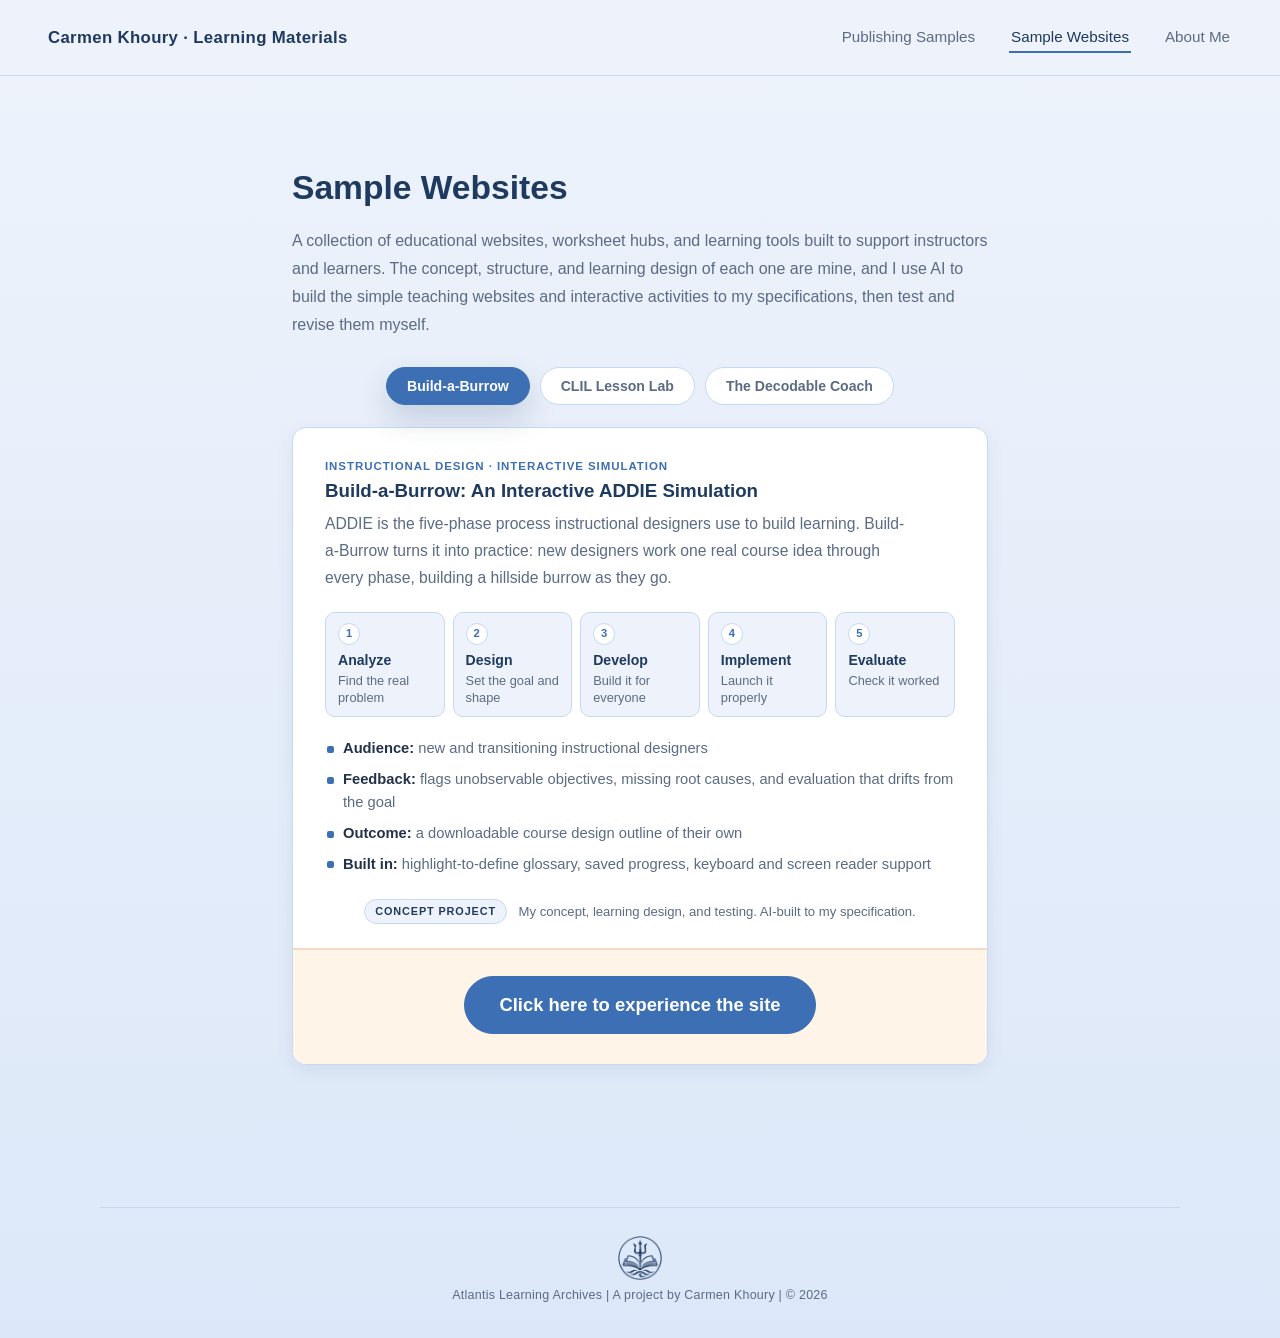
<file: sample-websites.html>
<!DOCTYPE html>
<html lang="en">
<head>
<meta charset="UTF-8" />
<meta name="viewport" content="width=device-width, initial-scale=1.0" />
<title>Sample Websites | Carmen Khoury</title>
<link rel="stylesheet" href="styles.css?v=3" />
<style>
  .site-tabs { padding: 0; margin: 28px auto 22px; justify-content: center; max-width: none; }
  .site-tabs .tab-button:focus-visible { outline: 2px solid var(--accent-dark); outline-offset: 3px; }
  .site-panel[hidden] { display: none; }
  .site-panel { animation: panel-fade-in 0.3s ease; overflow: hidden; }
  @media (prefers-reduced-motion: reduce) { .site-panel { animation: none; } }

  /* Light-orange band behind the site button, matching the Publishing Samples download bands */
  .site-band {
    margin: 24px -32px -24px;
    padding: 26px 32px 30px;
    background: #fff4e8;
    border-top: 2px solid #f6d9c4;
    text-align: center;
  }
  .page-content .site-band a.sc-btn {
    padding: 16px 34px;
    font-size: 1.15rem;
    font-weight: 700;
    line-height: 1.3;
  }

  @media (max-width: 700px) {
    .site-tabs { justify-content: flex-start; flex-wrap: nowrap; overflow-x: auto; padding-bottom: 6px; }
    .site-band { margin: 22px -20px -20px; padding: 22px 20px 26px; }
  }
</style>
</head>
<body>

<header class="site-header">
  <div class="brand">Carmen Khoury &middot; Learning Materials</div>
  <nav class="site-nav">
    <a href="index.html">Publishing Samples</a>
    <a href="sample-websites.html" class="active">Sample Websites</a>
    <a href="about.html">About Me</a>
  </nav>
</header>

<div class="page-content">
  <h1>Sample Websites</h1>
  <p>
    A collection of educational websites, worksheet hubs, and learning tools built to support instructors and
    learners. The concept, structure, and learning design of each one are mine, and I use AI to build the simple
    teaching websites and interactive activities to my specifications, then test and revise them myself.
  </p>

  <div class="project-tabs site-tabs" role="tablist" aria-label="Sample websites">
    <button class="tab-button active" role="tab" id="tab-burrow" aria-controls="panel-burrow" aria-selected="true" data-hash="build-a-burrow">Build-a-Burrow</button>
    <button class="tab-button" role="tab" id="tab-clil" aria-controls="panel-clil" aria-selected="false" tabindex="-1" data-hash="clil-lesson-lab">CLIL Lesson Lab</button>
    <button class="tab-button" role="tab" id="tab-coach" aria-controls="panel-coach" aria-selected="false" tabindex="-1" data-hash="the-decodable-coach">The Decodable Coach</button>
  </div>

  <div class="site-card site-card--feature site-panel" role="tabpanel" id="panel-burrow" aria-labelledby="tab-burrow">
    <span class="sc-kicker">Instructional design · Interactive simulation</span>
    <h3>Build-a-Burrow: An Interactive ADDIE Simulation</h3>
    <p class="sc-lede">ADDIE is the five-phase process instructional designers use to build learning. Build-a-Burrow turns it into practice: new designers work one real course idea through every phase, building a hillside burrow as they go.</p>

    <ol class="sc-phases" aria-label="The five ADDIE phases">
      <li><b>Analyze</b><span>Find the real problem</span></li>
      <li><b>Design</b><span>Set the goal and shape</span></li>
      <li><b>Develop</b><span>Build it for everyone</span></li>
      <li><b>Implement</b><span>Launch it properly</span></li>
      <li><b>Evaluate</b><span>Check it worked</span></li>
    </ol>

    <ul class="sc-points">
      <li><b>Audience:</b> new and transitioning instructional designers</li>
      <li><b>Feedback:</b> flags unobservable objectives, missing root causes, and evaluation that drifts from the goal</li>
      <li><b>Outcome:</b> a downloadable course design outline of their own</li>
      <li><b>Built in:</b> highlight-to-define glossary, saved progress, keyboard and screen reader support</li>
    </ul>

    <p class="sc-credit"><span>Concept project</span> My concept, learning design, and testing. AI-built to my specification.</p>

    <div class="site-band">
      <a class="sc-btn sc-btn--primary" href="https://carmenk321publishing.github.io/ADDIE-Build-a-Burrow/" target="_blank" rel="noopener">Click here to experience the site</a>
    </div>
  </div>

  <div class="site-card site-card--feature site-panel" role="tabpanel" id="panel-clil" aria-labelledby="tab-clil" hidden>
    <span class="sc-kicker">Learning design · Course-aware planning tool</span>
    <h3>CLIL Lesson Lab</h3>
    <p class="sc-lede">Content and Language Integrated Learning asks teachers to plan a subject and a language at once. CLIL Lesson Lab turns that into a repeatable workflow: set a course up once, then build lessons that carry forward how the last one actually went.</p>

    <ol class="sc-phases" aria-label="What a lesson package contains">
      <li><b>Objectives</b><span>Content and language, tagged to level</span></li>
      <li><b>Five stages</b><span>A full lesson shape, timed</span></li>
      <li><b>Language bank</b><span>Frames, vocabulary, support</span></li>
      <li><b>Materials</b><span>Worksheet, answer key, glossary</span></li>
      <li><b>Audit</b><span>Sources checked, gaps flagged</span></li>
    </ol>

    <ul class="sc-points">
      <li><b>Audience:</b> teachers new to CLIL, subject or language side</li>
      <li><b>Grounding:</b> subject content drawn from retrieved sources, with every claim carrying a citation and anything unconfirmed flagged rather than hidden</li>
      <li><b>Outcome:</b> a complete lesson package, exportable to Word and PowerPoint</li>
      <li><b>Built in:</b> worked examples with the audit left visible, and a 5 Cs check that reads any plan strand by strand</li>
    </ul>

    <p class="sc-credit"><span>Concept project</span> My concept, learning design, and testing. AI-built to my specification.</p>

    <div class="site-band">
      <a class="sc-btn sc-btn--primary" href="https://portfolio-ck-clil.pplx.app/index.html" target="_blank" rel="noopener">Click here to experience the site</a>
    </div>
  </div>

  <div class="site-card site-card--feature site-panel" role="tabpanel" id="panel-coach" aria-labelledby="tab-coach" hidden>
    <span class="sc-kicker">Literacy design · Decodable text checker</span>
    <h3>The Decodable Coach</h3>
    <p class="sc-lede">Decodable texts only work when every word uses patterns students have already been taught. The Decodable Coach lets a teacher paste a draft, choose a lesson, and see whether the text fits that level, needs refining, or relies on patterns that come later in the sequence.</p>

    <ol class="sc-phases" aria-label="The five steps">
      <li><b>Choose level</b><span>Pick a UFLI-inspired lesson</span></li>
      <li><b>Add draft</b><span>Paste text, list heart words</span></li>
      <li><b>Review</b><span>Every word labelled</span></li>
      <li><b>Refine</b><span>Swaps and a word bank</span></li>
      <li><b>Save</b><span>Report and decoder (.doc)</span></li>
    </ol>

    <ul class="sc-points">
      <li><b>Audience:</b> teachers, tutors, and interventionists writing decodable text for early readers</li>
      <li><b>Feedback:</b> labels each word as target, review, heart word, coming soon, or coming later, and names the lesson after which the draft would fit</li>
      <li><b>Outcome:</b> a full report and a clean student decoder, both as editable Word files, or a print-ready copy of the two</li>
      <li><b>Built in:</b> a 128-lesson map, a taught heart-word list, light and dark modes, symbols alongside colour, and text that stays in the browser</li>
      <li><b>Framing:</b> inspired by the UFLI Foundations scope and sequence, not officially aligned with or endorsed by UFLI</li>
    </ul>

    <p class="sc-credit"><span>Concept project</span> My concept, learning design, and testing. AI-built to my specification.</p>

    <div class="site-band">
      <a class="sc-btn sc-btn--primary" href="https://carmenk321publishing.github.io/The-Decodable-Coach/" target="_blank" rel="noopener">Click here to experience the site</a>
    </div>
  </div>
</div>

<footer class="site-footer">
  <p class="atlantis-credit"><img src="assets/img/atlantis-insignia.png?v=2" alt="Atlantis Learning Archives insignia"><span>Atlantis Learning Archives | A project by Carmen Khoury | &copy; 2026</span></p>
</footer>

<script>
(function () {
  var tabs = Array.prototype.slice.call(document.querySelectorAll('.site-tabs [role="tab"]'));
  function show(tab, focus) {
    tabs.forEach(function (t) {
      var on = t === tab;
      t.classList.toggle('active', on);
      t.setAttribute('aria-selected', on ? 'true' : 'false');
      t.tabIndex = on ? 0 : -1;
      document.getElementById(t.getAttribute('aria-controls')).hidden = !on;
    });
    if (focus) tab.focus();
  }
  tabs.forEach(function (t, i) {
    t.addEventListener('click', function () {
      show(t);
      if (history.replaceState) history.replaceState(null, '', '#' + t.dataset.hash);
    });
    t.addEventListener('keydown', function (e) {
      var n = null;
      if (e.key === 'ArrowRight') n = tabs[(i + 1) % tabs.length];
      else if (e.key === 'ArrowLeft') n = tabs[(i - 1 + tabs.length) % tabs.length];
      else if (e.key === 'Home') n = tabs[0];
      else if (e.key === 'End') n = tabs[tabs.length - 1];
      if (n) { e.preventDefault(); show(n, true); }
    });
  });
  var h = location.hash.replace('#', '');
  var start = tabs.filter(function (t) { return t.dataset.hash === h; })[0];
  if (start) show(start);
})();
</script>
</body>
</html>
</file>
<file: styles.css>
/* ================================
   Publishing Portfolio — Shared Styles
   Theme: Light Mystic Blue
================================ */

:root {
  --bg-top: #eef3fb;
  --bg-bottom: #dce8f9;
  --card-bg: #ffffff;
  --card-hover-bg: #dbe9fb;
  --accent: #3d6fb4;
  --accent-dark: #1f3a5f;
  --text-main: #23324a;
  --text-muted: #5b6b84;
  --border: #c7d9f0;
  --shadow: 0 6px 18px rgba(31, 58, 95, 0.08);
  --shadow-hover: 0 14px 30px rgba(31, 58, 95, 0.18);
  --radius: 14px;
}

* {
  box-sizing: border-box;
}

html, body {
  margin: 0;
  padding: 0;
  font-family: "Helvetica Neue", Arial, "Segoe UI", sans-serif;
  color: var(--text-main);
  background: linear-gradient(180deg, var(--bg-top) 0%, var(--bg-bottom) 100%);
  min-height: 100vh;
  scroll-behavior: smooth;
}

a {
  text-decoration: none;
  color: inherit;
}

/* ---------- Nav ---------- */
.site-header {
  position: sticky;
  top: 0;
  z-index: 100;
  display: flex;
  align-items: center;
  justify-content: space-between;
  padding: 22px 48px;
  background: rgba(238, 243, 251, 0.85);
  backdrop-filter: blur(8px);
  border-bottom: 1px solid var(--border);
}

.brand {
  font-size: 1.05rem;
  font-weight: 700;
  color: var(--accent-dark);
  letter-spacing: 0.02em;
}

.site-nav {
  display: flex;
  gap: 32px;
}

.site-nav a {
  font-size: 0.95rem;
  font-weight: 500;
  color: var(--text-muted);
  padding: 6px 2px;
  border-bottom: 2px solid transparent;
  transition: color 0.2s ease, border-color 0.2s ease;
}

.site-nav a:hover,
.site-nav a.active {
  color: var(--accent-dark);
  border-bottom-color: var(--accent);
}

/* ---------- Hero ---------- */
.hero {
  max-width: 860px;
  margin: 0 auto;
  padding: 72px 32px 40px;
  text-align: center;
}

.hero h1 {
  font-size: 2.4rem;
  line-height: 1.25;
  color: var(--accent-dark);
  margin-bottom: 18px;
}

.hero p {
  font-size: 1.05rem;
  color: var(--text-muted);
  line-height: 1.7;
}

/* ---------- Section ---------- */
.section-heading {
  max-width: 860px;
  margin: 0 auto;
  padding: 0 32px 28px;
  text-align: center;
}

.section-heading .eyebrow {
  font-size: 0.85rem;
  font-weight: 700;
  text-transform: uppercase;
  letter-spacing: 0.08em;
  color: var(--accent);
  margin-bottom: 8px;
  display: block;
}

.section-heading h2 {
  font-size: 1.8rem;
  color: var(--accent-dark);
  margin: 0;
}

/* ================================
   Project Tabs
================================ */
.project-tabs {
  display: flex;
  flex-wrap: wrap;
  justify-content: center;
  gap: 10px;
  max-width: 1200px;
  margin: 0 auto 36px;
  padding: 0 32px;
}

.tab-button {
  font-family: inherit;
  font-size: 0.88rem;
  font-weight: 600;
  color: var(--text-muted);
  background: var(--card-bg);
  border: 1px solid var(--border);
  border-radius: 999px;
  padding: 10px 20px;
  cursor: pointer;
  transition: background-color 0.2s ease, color 0.2s ease, border-color 0.2s ease, box-shadow 0.2s ease;
}

.tab-button:hover {
  border-color: var(--accent);
  color: var(--accent-dark);
  box-shadow: var(--shadow);
}

.tab-button.active {
  background: var(--accent);
  color: #ffffff;
  border-color: var(--accent);
  box-shadow: var(--shadow-hover);
}

/* ================================
   Panel Stage (one project at a time)
================================ */
.panel-stage {
  max-width: 900px;
  margin: 0 auto;
  padding: 0 32px 90px;
}

.project-panel {
  background: var(--card-bg);
  border: 1px solid var(--border);
  border-radius: var(--radius);
  box-shadow: var(--shadow);
  padding: 40px 44px 36px;
  flex-direction: column;
  animation: panel-fade-in 0.3s ease;
  display: none;
}

.project-panel.active {
  display: flex;
}

@keyframes panel-fade-in {
  from { opacity: 0; transform: translateY(6px); }
  to { opacity: 1; transform: translateY(0); }
}

@media (prefers-reduced-motion: reduce) {
  .project-panel { animation: none; }
}

.project-panel .tag {
  font-size: 0.75rem;
  font-weight: 700;
  text-transform: uppercase;
  letter-spacing: 0.06em;
  color: var(--accent);
  margin-bottom: 12px;
}

.project-panel h3 {
  font-size: 1.55rem;
  color: var(--accent-dark);
  margin: 0 0 16px;
  line-height: 1.3;
}

.project-panel .summary {
  font-size: 0.98rem;
  color: var(--text-muted);
  line-height: 1.65;
  margin-bottom: 20px;
}

.subheading {
  font-size: 0.85rem;
  font-weight: 700;
  text-transform: uppercase;
  letter-spacing: 0.05em;
  color: var(--accent-dark);
  border-bottom: 1px solid var(--border);
  padding-bottom: 6px;
  margin: 22px 0 10px;
}

.objectives-list,
.materials-list {
  margin: 0 0 6px;
  padding-left: 20px;
  font-size: 0.92rem;
  color: var(--text-muted);
  line-height: 1.6;
}

.objectives-list li,
.materials-list li {
  margin-bottom: 6px;
}

.cefr-note,
.design-rationale {
  font-size: 0.92rem;
  color: var(--text-muted);
  line-height: 1.6;
  background: var(--card-hover-bg);
  border-left: 3px solid var(--accent);
  padding: 12px 16px;
  border-radius: 8px;
  margin: 0 0 6px;
}

.design-rationale {
  background: transparent;
  border-left: 3px solid var(--border);
  font-style: italic;
}

.project-panel .editor-heading {
  font-size: 0.8rem;
  font-weight: 700;
  color: var(--text-main);
  margin: 22px 0 6px;
}

.project-panel ul {
  margin: 0 0 18px;
  padding-left: 18px;
  font-size: 0.88rem;
  color: var(--text-muted);
  line-height: 1.55;
}

.project-panel ul li {
  margin-bottom: 5px;
}

.skills-showcased {
  display: flex;
  flex-wrap: wrap;
  gap: 8px;
  margin: 6px 0 20px;
}

.skill-tag {
  display: inline-block;
  background: var(--accent-dark);
  color: #ffffff;
  font-size: 0.75rem;
  font-weight: 600;
  padding: 6px 14px;
  border-radius: 999px;
  white-space: nowrap;
}

.project-preview {
  width: 100%;
  max-width: 520px;
  height: auto;
  border-radius: var(--radius);
  border: 1px solid var(--border);
  box-shadow: var(--shadow);
  margin: 10px 0 20px;
  display: block;
}

.attribution-note {
  font-size: 0.78rem;
  color: var(--text-muted);
  line-height: 1.5;
  margin: 10px 0;
}

.file-specs {
  font-size: 0.82rem;
  font-weight: 600;
  color: var(--text-main);
  margin: 4px 0 18px;
}

.pdf-button {
  display: inline-block;
  text-align: center;
  background: var(--accent);
  color: #ffffff;
  font-size: 0.9rem;
  font-weight: 600;
  padding: 12px 22px;
  border-radius: 8px;
  transition: background-color 0.2s ease;
  margin-top: auto;
  align-self: flex-start;
}

.pdf-button:hover {
  background: var(--accent-dark);
}

/* ---------- Generic page content (About / Sample Websites) ---------- */
.page-content {
  max-width: 760px;
  margin: 0 auto;
  padding: 70px 32px 100px;
}

.page-content h1 {
  font-size: 2.1rem;
  color: var(--accent-dark);
  margin-bottom: 20px;
}

.page-content p {
  font-size: 1rem;
  color: var(--text-muted);
  line-height: 1.75;
  margin-bottom: 16px;
}

.site-card {
  background: var(--card-bg);
  border: 1px solid var(--border);
  border-radius: var(--radius);
  box-shadow: var(--shadow);
  padding: 22px 24px;
  margin-bottom: 18px;
  transition: transform 0.25s ease, background-color 0.25s ease, box-shadow 0.25s ease;
}

.site-card:hover {
  transform: translateY(-6px);
  background-color: var(--card-bg);
  border-color: var(--accent);
  box-shadow: var(--shadow-hover);
}

.site-card h3 {
  margin: 0 0 8px;
  color: var(--accent-dark);
}

.site-card p {
  margin: 0;
  font-size: 0.92rem;
}

.footer {
  text-align: center;
  padding: 30px;
  font-size: 0.8rem;
  color: var(--text-muted);
}

/* ---------- Responsive ---------- */
@media (max-width: 900px) {
  .project-tabs {
    justify-content: flex-start;
    overflow-x: auto;
    flex-wrap: nowrap;
    padding-bottom: 6px;
  }
  .tab-button {
    flex: 0 0 auto;
  }
  .panel-stage {
    padding: 0 20px 70px;
  }
  .project-panel {
    padding: 28px 22px 26px;
  }
  .site-header {
    padding: 18px 24px;
  }
  .site-nav {
    gap: 18px;
  }
}

/* ---------- About / inner page subheadings ---------- */
.page-content h2 {
  font-size: 1.12rem;
  color: var(--accent-dark);
  margin: 30px 0 8px;
  letter-spacing: 0.01em;
}

.page-content a {
  color: var(--accent);
}

/* ---------- About page lede and fact lists ---------- */
.page-content .lede {
  font-size: 1.06rem;
  color: var(--text-main);
  margin-bottom: 6px;
}

.page-content ul.facts {
  list-style: none;
  padding-left: 0;
  margin: 10px 0 4px;
}

.page-content ul.facts li {
  position: relative;
  padding-left: 20px;
  margin-bottom: 10px;
  color: var(--text-muted);
  line-height: 1.6;
}

.page-content ul.facts li::before {
  content: "";
  position: absolute;
  left: 2px;
  top: 0.62em;
  width: 7px;
  height: 7px;
  border-radius: 50%;
  background: var(--accent);
}

.page-content ul.facts li strong {
  color: var(--text-main);
}

/* ---------- Featured site card ---------- */
.site-card--feature { padding: 28px 32px 24px; }
.site-card .sc-kicker {
  display: inline-block; font-size: 0.72rem; font-weight: 700; letter-spacing: 0.08em;
  text-transform: uppercase; color: var(--accent); margin-bottom: 8px;
}
.site-card p.sc-lede { font-size: 0.98rem; margin: 0 0 20px; max-width: 68ch; }
.sc-phases {
  list-style: none; padding: 0; margin: 0 0 20px;
  display: grid; grid-template-columns: repeat(5, 1fr); gap: 8px; counter-reset: ph;
}
.sc-phases li {
  counter-increment: ph; background: var(--bg-top); border: 1px solid var(--border);
  border-radius: 10px; padding: 10px 12px; font-size: 0.8rem; color: var(--text-muted); line-height: 1.35;
}
.sc-phases li::before {
  content: counter(ph); display: inline-grid; place-items: center; width: 20px; height: 20px;
  border-radius: 50%; background: var(--card-bg); border: 1px solid var(--border);
  font-size: 0.7rem; font-weight: 700; color: var(--accent); margin-bottom: 6px;
}
.sc-phases li b { display: block; color: var(--accent-dark); font-size: 0.88rem; margin-bottom: 2px; }
.sc-points { list-style: none; padding: 0; margin: 0 0 24px; }
.sc-points li {
  position: relative; padding-left: 18px; margin-bottom: 8px;
  font-size: 0.92rem; color: var(--text-muted); line-height: 1.55;
}
.sc-points li::before {
  content: ""; position: absolute; left: 2px; top: 0.6em;
  width: 7px; height: 7px; border-radius: 2px; background: var(--accent);
}
.sc-points li b { color: var(--text-main); }
.sc-links {
  display: flex; justify-content: center; flex-wrap: wrap; gap: 12px;
  padding-top: 20px; border-top: 1px solid var(--border);
}
.page-content a.sc-btn {
  display: inline-flex; align-items: center; gap: 8px; padding: 10px 20px;
  border-radius: 999px; border: 1px solid var(--accent); font-size: 0.9rem; font-weight: 600;
  color: var(--accent); background: var(--card-bg);
  transition: background-color .2s ease, color .2s ease, transform .2s ease;
}
.page-content a.sc-btn:hover { background: var(--card-hover-bg); transform: translateY(-1px); }
.page-content a.sc-btn--primary { background: var(--accent); color: #fff; }
.page-content a.sc-btn--primary:hover { background: var(--accent-dark); color: #fff; }
.page-content a.sc-btn:focus-visible { outline: 2px solid var(--accent-dark); outline-offset: 3px; }
.site-card p.sc-credit { text-align: center; font-size: 0.82rem; margin: 16px 0 0; }
.sc-credit span {
  display: inline-block; font-size: 0.68rem; font-weight: 700; letter-spacing: 0.08em; text-transform: uppercase;
  color: var(--accent-dark); background: var(--bg-top); border: 1px solid var(--border);
  border-radius: 999px; padding: 2px 10px; margin-right: 8px; vertical-align: 1px;
}
@media (max-width: 700px) {
  .site-card--feature { padding: 22px 20px 20px; }
  .sc-phases { grid-template-columns: 1fr 1fr; }
  .sc-phases li:last-child { grid-column: 1 / -1; }
  .sc-credit span { display: table; margin: 0 auto 6px; }
}

/* ---------- Atlantis Learning Archives credit ---------- */
.atlantis-credit {
  display: flex; flex-direction: column; align-items: center; gap: 8px;
  margin: 0 0 12px; text-align: center;
}
.atlantis-credit img { width: 44px; height: 44px; display: block; }
.atlantis-credit span { font-size: 0.78rem; letter-spacing: 0.02em; color: var(--text-muted); }

/* ---------- Shared Atlantis footer ---------- */
.site-footer {
  max-width: 1080px; margin: 24px auto 0; padding: 28px 24px 36px;
  border-top: 1px solid var(--border); text-align: center;
}
.site-footer .atlantis-credit { margin: 0; }
</file>
